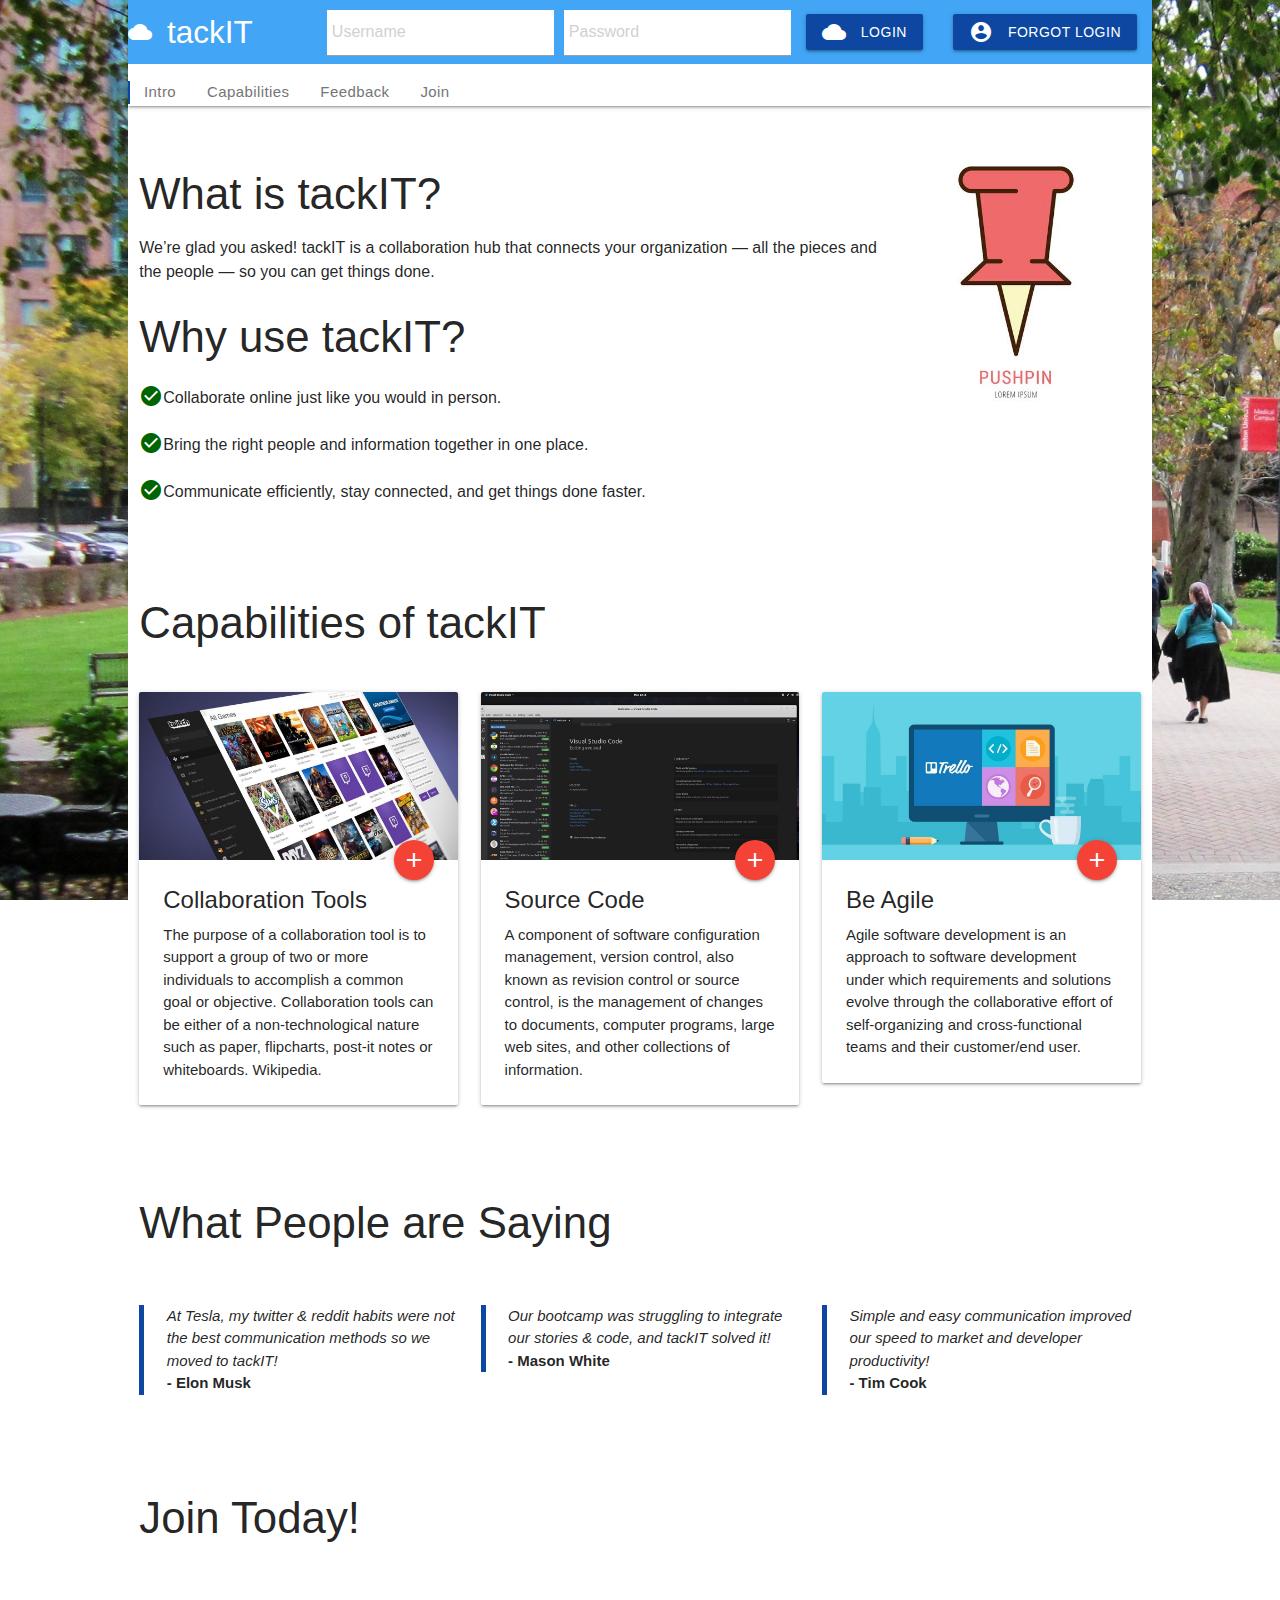
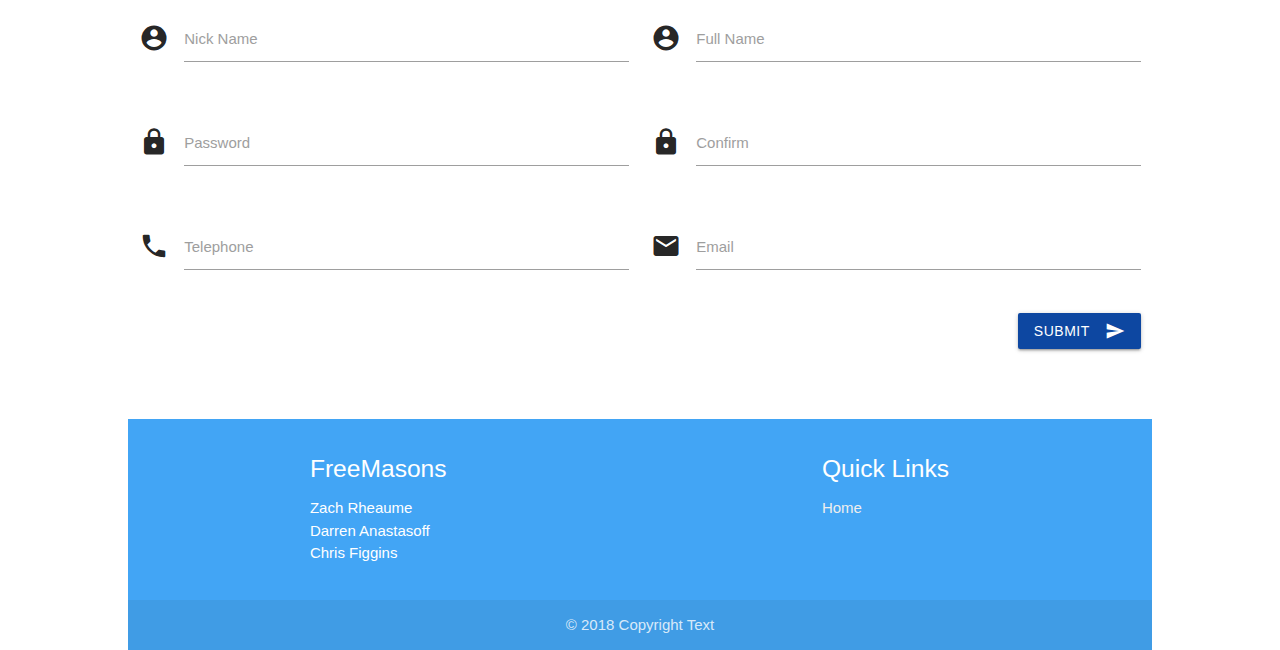
<file: index.html>
<!DOCTYPE <!DOCTYPE html>
<html>

<head>
    <meta charset="utf-8" />
    <meta http-equiv="X-UA-Compatible" content="IE=edge">
    <title>tackIT</title>
    <meta name="viewport" content="width=device-width, initial-scale=1">
    <link rel="stylesheet" type="text/css" media="screen" href="assets/css/vendor/materialize.min.css" />
    <link rel="stylesheet" type="text/css" media="screen" href="assets/css/style.css" />
    <script src="assets/javascript/vendor/email.min.js"></script>
    <script src="assets/javascript/vendor/jquery-3.3.1.min.js"></script>
    <script src="assets/javascript/vendor/parsley.min.js"></script>
    <script src="assets/javascript/vendor/materialize.min.js"></script>
    <script src="assets/javascript/vendor/firebase.js"></script>
    <script src="assets/javascript/vendor/moment.min.js"></script>
    <script src="assets/javascript/vendor/aes.js"></script>
    <script src="assets/javascript/util.js"></script>
    <script src="assets/javascript/account.js"></script>
    <script src="assets/javascript/chatbot.js"></script>
</head>

<body>
    <div class="container screen-primary-container">
        <!-- Section: Navigation bar, and underlining fields required -->
        <div class="navbar-fixed">
            <nav class="nav-extended">

                <!-- Primary navbar content -->
                <div class="nav-wrapper blue lighten-1">
                    <a href="#!" class="brand-logo submit-go-home"><i class="material-icons">cloud</i> tackIT</a>
                    <a href="#" data-target="mobile-demo" class="sidenav-trigger"><i class="material-icons">menu</i></a>
                    <ul class="right hide-on-med-and-down">
                        <li class="screen-sign-up login-input"><input type="text" id="login-username" length="15"
                                placeholder="Username" style="background-color: #fff; padding: 0px 5px"></li>
                        <li class="screen-sign-up login-input"><input type="password" id="login-password" placeholder="Password"
                                length="15" style="background-color: #fff; padding: 0px 5px"></li>
                        <li class="screen-sign-up"><a class="waves-effect waves-light btn blue darken-4" id="submit-login"><i
                                    class="material-icons left">cloud</i>Login</a></li>
                        <li class="screen-sign-up"><a class="waves-effect waves-light btn blue darken-4" id="forgot-login"><i
                                    class="material-icons left">account_circle</i>Forgot Login</a></li>
                        <li class="screen-sign-out"><a href="#" class="submit-go-home">Home</a></li>
                        <li class="screen-sign-out"><a href="chat.html">Chat</a></li>
                        <ul id="dropdown1" class="dropdown-content">
                            <li><a href="#!" class="submit-manage-account">My Account</a></li>
                            <li><a href="#" class="submit-logout">Logout</a></li>
                            <li class="divider"></li>
                        </ul>
                        <li class="screen-sign-out"><a class="dropdown-trigger" href="#!" data-target="dropdown1"><img
                                    id="avatar-icon" src="assets/images/avatars/QuestionBlock.png" height="60px"><i
                                    class="material-icons right">arrow_drop_down</i></a></li>
                    </ul>
                </div>

                <!-- Modal Window for a lost password -->
                <div id="modal-login-cred" class="modal purple darken-4">
                    <div class="modal-content">
                        <h4>Request Login Credentials</h4>
                        <input class="white" type="text" id="forgot-pw" placeholder="test@test.com" style="padding: 5px">
                    </div>
                    <div class="modal-footer">
                        <a href="#!" class="modal-close waves-effect waves-green btn-flat" id="submit-forgot-pw">Send
                            Info</a>
                    </div>
                </div>

                <!-- Invalid Login Information -->
                <div class="nav-content login-message center-align purple accent-1">
                    Invalid Login Information - Please Try Again
                </div>

                <!-- Scroll Spy - tracks where you are -->
                <div class="nav-content middle-align table screen-index">
                    <ul class="section table-of-contents">
                        <li><a href="#introduction">Intro</a></li>
                        <li><a href="#capabilities">Capabilities</a></li>
                        <li><a href="#feedback">Feedback</a></li>
                        <li><a href="#join" class="screen-sign-up">Join</a></li>
                    </ul>
                </div>
            </nav>
        </div>

        <!-- Section: Sidebar Content -->
        <ul class="sidenav" id="mobile-demo">
            <div class="login-mini-message center-align purple accent-1">
                Invalid Login Information - Please Try Again
            </div>
            <li class="screen-sign-up"><input type="text" id="login-mini-username" placeholder="Username"></li>
            <li class="screen-sign-up"><input type="password" id="login-mini-password" placeholder="Password"></li>
            <li class="screen-sign-up"><a class="waves-effect waves-light btn blue darken-4" id="submit-mini-login"><i
                        class="material-icons left">cloud</i>Login</a></li>
            <li class="screen-sign-up"><a class="waves-effect waves-light btn blue darken-4 sidenav-close" id="forgot-login"><i
                        class="material-icons left">account_circle</i>Forgot Login</a></li>
            <li class="screen-sign-up"><a class="waves-effect waves-light btn blue darken-4 sidenav-close" id="#join"><i
                        class="material-icons left">account_circle</i>Join</a></li>
            <p class="center-align screen-sign-out"><img id="avatar-icon-mobile" src="assets/images/avatars/QuestionBlock.png"
                    height="200px"></p>
            <li class="screen-sign-out"><a href="#" class="sidenav-close submit-go-home"><i class="material-icons prefix">home</i>
                    Home</a></li>
            <li class="screen-sign-out"><a href="chat.html" class="sidenav-close"><i class="material-icons prefix">group</i>
                    Chat</a></li>
            <li class="screen-sign-out"><a href="#" class="submit-manage-account sidenav-close"><i class="material-icons prefix">account_circle</i>
                    Manage Account</a></li>
            <li class="screen-sign-out"><a href="#" class="submit-logout sidenav-close"><i class="material-icons prefix">cloud_off</i>Logout</a></li>
        </ul>

        <!-- Section: Introduction Content, what the site is about -->
        <section class="section scrollspy screen-index" id="introduction">
            <div class="row">
                <div class="col s12">
                    <h1></h1>
                    <div class="row confirmed-next">
                        <div class="col s12">
                            <div class="card purple darken-4 center-align confirmed-next-msg">
                            </div>
                        </div>
                    </div>
                </div>
            </div>
            <div class="row">
                <div class="col s12">
                    <h5></h5>
                    <div class="right">
                        <img class="responsive-img" src="assets/images/pushpin.jpg" width="250"/>
                    </div>
                    <h3>What is tackIT?</h3>
                    <p class="tack-details">We’re glad you asked! tackIT is a collaboration hub that connects your organization —
                        all the
                        pieces and the people — so you can get things done.</p>
                    <h3>Why use tackIT?</h3>
                    <p class="tack-details"><i class="material-icons">check_circle</i>Collaborate online just like you would in
                        person.</p>
                    <p class="tack-details"><i class="material-icons">check_circle</i>Bring the right people and information
                        together in one
                        place.</p>
                    <p class="tack-details"><i class="material-icons">check_circle</i>Communicate efficiently, stay connected, and
                        get
                        things done faster.</p>
                    </p>
                </div>
            </div>
        </section>

        <!-- Section: Capabilities section, for each card -->
        <section class="section scrollspy screen-index" id="capabilities">
            <div class="row">
                <div class="col s12">
                    <h3>Capabilities of tackIT</h3>
                </div>
            </div>
            <div class="row">
                <div class="col s12 m6 l4">
                    <div class="card hoverable">
                        <div class="card-image">
                            <img src="assets/images/chat-icon.jpg">
                            <a class="btn-floating halfway-fab waves-effect waves-light red btn-collab"><i class="material-icons">add</i></a>
                        </div>
                        <div class="card-content">
                            <span class="card-title">Collaboration Tools</span>
                            <p>The purpose of a collaboration tool is to support a group of two or more individuals to
                                accomplish a common goal or objective. Collaboration tools can be either of a
                                non-technological nature such as paper, flipcharts, post-it notes or whiteboards.
                                Wikipedia.</p>
                        </div>
                    </div>
                </div>
                <div id="modal-collab" class="modal modal-capabilities">
                    <div class="modal-content">
                        <h4 class="darken-4">Collaboration</h4>
                        <div class="center-align">
                            <img src="assets/images/collab-pic.jpg" width="250" />
                        </div>
                        <div>
                            <ul>
                                <li>Huddle Rooms</li>
                                <li>Differed types of meetings</li>
                                <li>Legacy infrastructure facing end-of-life</li>
                                <li>Wireless meeting room</li>
                                <li>Virtual and augmented reality</li>
                            </ul>
                        </div>
                    </div>
                </div>
                <div class="col s12 m6 l4">
                    <div class="card hoverable">
                        <div class="card-image">
                            <img src="assets/images/source-code.jpg">
                            <a class="btn-floating halfway-fab waves-effect waves-light red btn-source"><i class="material-icons">add</i></a>
                        </div>
                        <div class="card-content">
                            <span class="card-title">Source Code</span>
                            <p>A component of software configuration management, version control, also known as
                                revision control or source control, is the management of changes to documents, computer
                                programs, large web sites, and other collections of information.</p>
                        </div>
                    </div>
                </div>
                <div id="modal-source" class="modal modal-capabilities">
                    <div class="modal-content">
                        <h4 class="darken-4">Source Code</h4>
                        <div class="center-align">
                            <img src="assets/images/source-code-pic.png" width="250" />
                        </div>
                        <div>
                            <ul>
                                <li>Publicly Traded Open Source Code Companies</li>
                                <li>Bigger Big Data Transition Into OSS</li>
                                <li>App Development Open Source Compatibility</li>
                                <li>Marketing Centers Transition Toward Open Source Automation Tools</li>
                                <li>Open Source Code Security</li>
                            </ul>
                        </div>
                    </div>
                </div>
                <div class="col s12 m6 l4">
                    <div class="card hoverable">
                        <div class="card-image">
                            <img src="assets/images/trello.jpg">
                            <a class="btn-floating halfway-fab waves-effect waves-light red btn-agile"><i class="material-icons">add</i></a>
                        </div>
                        <div class="card-content">
                            <span class="card-title">Be Agile</span>
                            <p>Agile software development is an approach to software development under which
                                requirements and solutions evolve through the collaborative effort of self-organizing
                                and cross-functional teams and their customer/end user.</p>
                        </div>
                    </div>
                </div>
                <div id="modal-agile" class="modal modal-capabilities">
                    <div class="modal-content">
                        <h4 class="darken-4">Be Agile</h4>
                        <div class="center-align">
                            <img src="assets/images/agile-flow.png" width="250" />
                        </div>
                        <div>
                            <ul>
                                <li>Vision is Clear</li>
                                <li>Team Collaboration</li>
                                <li>Encourage Open Communication</li>
                                <li>Have an Effective Leader</li>
                                <li>Recognize and Motivate Each Other</li>
                            </ul>
                        </div>
                    </div>
                </div>
            </div>
        </section>

        <!-- Section: Feedback, displaying customer commentary -->
        <section class="section scrollspy screen-index" id="feedback">
            <div class="row">
                <div class="col s12">
                    <h3>What People are Saying</h3>
                </div>
            </div>
            <div class="row quotes no-opaque">
                <div class="col s12 m6 l4">
                    <blockquote>
                        At Tesla, my twitter & reddit habits were not the best communication methods so we moved to
                        tackIT!
                        <br />
                        <span class="author">- Elon Musk</span>
                    </blockquote>
                </div>
                <div class="col s12 m6 l4">
                    <blockquote>
                        Our bootcamp was struggling to integrate our stories & code, and tackIT solved it!
                        <br />
                        <span class="author">- Mason White</span>
                    </blockquote>
                </div>
                <div class="col s12 m6 l4">
                    <blockquote>
                        Simple and easy communication improved our speed to market and developer productivity!
                        <br />
                        <span class="author">- Tim Cook</span>
                    </blockquote>
                </div>
            </div>
        </section>

        <!-- Section: Join up! -->
        <section class="section scrollspy screen-index" id="join">
            <div class="row screen-sign-up">
                <div class="col s12">
                    <h3>Join Today!</h3>
                </div>
            </div>
            <div class="row screen-sign-up">
                <div class="col s12">
                    <div class="card purple accent-1 form-error-message">
                        <ul class="form-error-list">

                        </ul>
                    </div>
                </div>
            </div>
            <div class="row screen-sign-up">
                <form class="col s12 no-opaque">
                    <div class="row">
                        <div class="input-field col s12 m6">
                            <i class="material-icons prefix">account_circle</i>
                            <input id="input-nick" type="text" minlength="4" class="validate" required>
                            <label for="input-nick">Nick Name</label>
                        </div>
                        <div class="input-field col s12 m6">
                            <i class="material-icons prefix">account_circle</i>
                            <input id="input-name" type="text" minlength="4" class="validate" required>
                            <label for="input-name">Full Name</label>
                        </div>
                    </div>
                    <div class="row">
                        <div class="input-field col s12 m6">
                            <i class="material-icons prefix">lock</i>
                            <input id="input-pw" type="password" minlength="8" class="validate" required>
                            <label for="input-pw">Password</label>
                        </div>
                        <div class="input-field col s12 m6">
                            <i class="material-icons prefix">lock</i>
                            <input id="input-confirm-pw" type="password" minlength="8" class="validate" required>
                            <label for="input-confirm-pw">Confirm</label>
                        </div>
                    </div>
                    <div class="row">
                        <div class="input-field col s12 m6">
                            <i class="material-icons prefix">phone</i>
                            <input id="input-tel" type="tel" pattern="\d{3}[\-]?\d{3}[\-]?\d{4}" class="validate"
                                required>
                            <label for="input-tel">Telephone</label>
                        </div>
                        <div class="input-field col s12 m6">
                            <i class="material-icons prefix">email</i>
                            <input id="input-email" type="email" class="validate" required>
                            <label for="input-email">Email</label>
                        </div>
                    </div>
                    <div class="row">
                        <div class="col s12 right-align">
                            <button class="btn waves-effect waves-light blue darken-4" id="submit-account" type="submit"
                                name="action">Submit
                                <i class="material-icons right">send</i>
                            </button>
                        </div>
                    </div>
                </form>
            </div>
        </section>

        <!-- Section: Manage account and update settings -->
        <section class="screen-account">
            <div class="row">
                <div class="col s12">
                    <h1>Manage Account</h1>
                    <p>Username & Email are not modifiable</p>
                    <form class="col s12 no-opaque">
                        <div class="row">
                            <div class="col s12">
                                <div class="card purple accent-1 account-error-message">
                                    <ul class="account-error-list">

                                    </ul>
                                </div>
                            </div>
                        </div>
                        <div class="row">
                            <div class="input-field col s12 m6">
                                <i class="material-icons prefix">account_circle</i>
                                <input id="input-account-nick" type="text" minlength="4" class="validate" style="background-color: #ccc"
                                    readonly>
                                <label for="input-account-nick">Nick Name</label>
                            </div>
                            <div class="input-field col s12 m6">
                                <i class="material-icons prefix">account_circle</i>
                                <input id="input-account-name" type="text" minlength="4" class="validate" required>
                                <label for="input-account-name">Full Name</label>
                            </div>
                        </div>
                        <div class="row">
                            <div class="input-field col s12 m6">
                                <i class="material-icons prefix">lock</i>
                                <input id="input-account-pw" type="password" minlength="8" class="validate" required>
                                <label for="input-account-pw">Password</label>
                            </div>
                            <div class="input-field col s12 m6">
                                <i class="material-icons prefix">lock</i>
                                <input id="input-account-confirm-pw" type="password" minlength="8" class="validate"
                                    required>
                                <label for="input-account-confirm-pw">Confirm</label>
                            </div>
                        </div>
                        <div class="row">
                            <div class="input-field col s12 m6">
                                <i class="material-icons prefix">phone</i>
                                <input id="input-account-tel" type="tel" pattern="\d{3}[\-]?\d{3}[\-]?\d{4}" class="validate"
                                    required>
                                <label for="input-account-tel">Telephone</label>
                            </div>
                            <div class="input-field col s12 m6">
                                <i class="material-icons prefix">email</i>
                                <input id="input-account-email" type="email" class="validate" style="background-color: #ccc"
                                    readonly>
                                <label for="input-account-email">Email</label>
                            </div>
                        </div>
                        <div class="row">
                            <div class="input-field col s12 m6">
                                <i class="material-icons prefix">group_add</i>
                                <input id="input-account-team" type="text" minlength="3" class="validate" required>
                                <label for="input-account-team">Team</label>
                            </div>
                        </div>
                        <div class="row">
                            <div class="col s12">
                                <h5>Current Avatar</h5>
                                <img id="current-avatar" src="assets/images/avatars/QuestionBlock.png" width="100px">
                                <h5>Pick A New Avatar</h5>
                                <label>
                                    <input type="radio" name="inputAvatar" value="Blooper.png">
                                    <img src="assets/images/avatars/Blooper.png" width="100px">
                                </label>
                                <label>
                                    <input type="radio" name="inputAvatar" value="Boo.png">
                                    <img src="assets/images/avatars/Boo.png" width="100px">
                                </label>
                                <label>
                                    <input type="radio" name="inputAvatar" value="BulletBill.png">
                                    <img src="assets/images/avatars/BulletBill.png" width="100px">
                                </label>
                                <label>
                                    <input type="radio" name="inputAvatar" value="ChainChomp.png">
                                    <img src="assets/images/avatars/ChainChomp.png" width="100px">
                                </label>
                                <label>
                                    <input type="radio" name="inputAvatar" value="CrazeeDayzee.png">
                                    <img src="assets/images/avatars/CrazeeDayzee.png" width="100px">
                                </label>
                                <label>
                                    <input type="radio" name="inputAvatar" value="FlowerFire.png">
                                    <img src="assets/images/avatars/FlowerFire.png" width="100px">
                                </label>
                                <label>
                                    <input type="radio" name="inputAvatar" value="FlowerIce.png">
                                    <img src="assets/images/avatars/FlowerIce.png" width="100px">
                                </label>
                                <label>
                                    <input type="radio" name="inputAvatar" value="Goomba.png">
                                    <img src="assets/images/avatars/Goomba.png" width="100px">
                                </label>
                                <label>
                                    <input type="radio" name="inputAvatar" value="Goonie.png">
                                    <img src="assets/images/avatars/Goonie.png" width="100px">
                                </label>
                                <label>
                                    <input type="radio" name="inputAvatar" value="LumaBlue.png">
                                    <img src="assets/images/avatars/LumaBlue.png" width="100px">
                                </label>
                                <label>
                                    <input type="radio" name="inputAvatar" value="Boo.png">
                                    <img src="assets/images/avatars/Boo.png" width="100px">
                                </label>
                                <label>
                                    <input type="radio" name="inputAvatar" value="MarioProfile.png">
                                    <img src="assets/images/avatars/MarioProfile.png" width="100px">
                                </label>
                                <label>
                                    <input type="radio" name="inputAvatar" value="MushroomLife.png">
                                    <img src="assets/images/avatars/MushroomLife.png" width="100px">
                                </label>
                                <label>
                                    <input type="radio" name="inputAvatar" value="PaperBowser.png">
                                    <img src="assets/images/avatars/PaperBowser.png" width="100px">
                                </label>
                                <label>
                                    <input type="radio" name="inputAvatar" value="PaperLakitu.png">
                                    <img src="assets/images/avatars/PaperLakitu.png" width="100px">
                                </label>
                                <label>
                                    <input type="radio" name="inputAvatar" value="PaperMario.png">
                                    <img src="assets/images/avatars/PaperMario.png" width="100px">
                                </label>
                                <label>
                                    <input type="radio" name="inputAvatar" value="QuestionBlock.png">
                                    <img src="assets/images/avatars/QuestionBlock.png" width="100px">
                                </label>
                                <label>
                                    <input type="radio" name="inputAvatar" value="QuestionCoin.png">
                                    <img src="assets/images/avatars/QuestionCoin.png" width="100px">
                                </label>
                                <label>
                                    <input type="radio" name="inputAvatar" value="RacoonMario.png">
                                    <img src="assets/images/avatars/RacoonMario.png" width="100px">
                                </label>
                                <label>
                                    <input type="radio" name="inputAvatar" value="ShellGreen.png">
                                    <img src="assets/images/avatars/ShellGreen.png" width="100px">
                                </label>
                                <label>
                                    <input type="radio" name="inputAvatar" value="ShellRed.png">
                                    <img src="assets/images/avatars/ShellRed.png" width="100px">
                                </label>
                                <label>
                                    <input type="radio" name="inputAvatar" value="ShyguyGreen.png">
                                    <img src="assets/images/avatars/ShyguyGreen.png" width="100px">
                                </label>
                                <label>
                                    <input type="radio" name="inputAvatar" value="ShyguyRed.png">
                                    <img src="assets/images/avatars/ShyguyRed.png" width="100px">
                                </label>
                                <label>
                                    <input type="radio" name="inputAvatar" value="ShyguyYellow.png">
                                    <img src="assets/images/avatars/ShyguyYellow.png" width="100px">
                                </label>
                                <label>
                                    <input type="radio" name="inputAvatar" value="Star.png">
                                    <img src="assets/images/avatars/Star.png" width="100px">
                                </label>
                                <label>
                                    <input type="radio" name="inputAvatar" value="SuperBabyMario.png">
                                    <img src="assets/images/avatars/SuperBabyMario.png" width="100px">
                                </label>
                                <label>
                                    <input type="radio" name="inputAvatar" value="Yoshi.png">
                                    <img src="assets/images/avatars/Yoshi.png" width="100px">
                                </label>
                                <label>
                                    <input type="radio" name="inputAvatar" value="YoshiFlower.png">
                                    <img src="assets/images/avatars/YoshiFlower.png" width="100px">
                                </label>
                                <label>
                                    <input type="radio" name="inputAvatar" value="YoshisEgg.png">
                                    <img src="assets/images/avatars/YoshisEgg.png" width="100px">
                                </label>
                                <label>
                                    <input type="radio" name="inputAvatar" value="YoshiStar.png">
                                    <img src="assets/images/avatars/YoshiStar.png" width="100px">
                                </label>
                            </div>
                        </div>
                        <div class="row">
                            <div class="col s12 right-align">
                                <button class="btn waves-effect waves-light blue darken-4" id="submit-account-update"
                                    type="submit" name="action">Submit
                                    <i class="material-icons right">send</i>
                                </button>
                            </div>
                        </div>
                    </form>
                </div>
            </div>
        </section>

        <!-- Section: Footer for displaying some quick links and about the FreeMasons -->
        <footer class="page-footer blue lighten-1">
            <div class="container">
                <div class="row">
                    <div class="col m4 offset-m2 s12">
                        <h5 class="white-text"><strong>FreeMasons</strong></h5>
                        <p class="grey-text text-lighten-4">
                            <ul>
                                <li>Zach Rheaume</li>
                                <li>Darren Anastasoff</li>
                                <li>Chris Figgins</li>
                            </ul>
                        </p>
                    </div>
                    <div class="col m4 offset-m2 s12">
                        <h5 class="white-text">Quick Links</h5>
                        <ul>
                            <li><a class="grey-text text-lighten-3 submit-go-home" href="#!">Home</a></li>
                            <li class="screen-sign-out"><a class="grey-text text-lighten-3" href="chat.html">Chat</a></li>
                            <li class="screen-sign-out"><a class="grey-text text-lighten-3 submit-manage-account" href="#">Manage
                                    Account</a></li>
                            <li class="screen-sign-out"><a class="grey-text text-lighten-3 submit-logout" href="#">Logout</a></li>
                        </ul>
                    </div>
                </div>
            </div>
            <div class="footer-copyright">
                <div class="container center-align">
                    © 2018 Copyright Text
                </div>
            </div>
        </footer>
    </div>
    <!-- Section: Bottom modal for chatbot functionality -->
    <div class="hold-position screen-sign-out">
        <button class="circle" type="button">
            <span class="icon-elements">
            </span>
        </button>
        <div class="modal-wrapper">
            <header class="modal-header">
              
            </header>
            <input class="modal-input" type="text" placeholder="Chat Here">
        </div>
    </div>
</body>

</html>
</file>
<file: assets/css/style.css>
@font-face {
    font-family: 'Material Icons';
    font-style: normal;
    font-weight: 400;
    src: url('vendor/MaterialIcons-Regular.eot'); /* For IE6-8 */
    src: local('Material Icons'),
      local('MaterialIcons-Regular'),
      url('vendor/MaterialIcons-Regular.woff2') format('woff2'),
      url('vendor/MaterialIcons-Regular.woff') format('woff'),
      url('vendor/MaterialIcons-Regular.ttf') format('truetype');
  }

  .material-icons {
    font-family: 'Material Icons';
    font-weight: normal;
    font-style: normal;
    font-size: 24px;  /* Preferred icon size */
    display: inline-block;
    line-height: 1;
    text-transform: none;
    letter-spacing: normal;
    word-wrap: normal;
    white-space: nowrap;
    direction: ltr;
  
    /* Support for all WebKit browsers. */
    -webkit-font-smoothing: antialiased;
    /* Support for Safari and Chrome. */
    text-rendering: optimizeLegibility;
  
    /* Support for Firefox. */
    -moz-osx-font-smoothing: grayscale;
  
    /* Support for IE. */
    font-feature-settings: 'liga';
  }

  body {
    background-image: url('../images/boston-university.jpg');
    background-size: cover;
    background-attachment: fixed;
    display: flex;
    min-height: 100vh;
    flex-direction: column;
  }

  main {
    flex: 1 0 auto;
  }

  footer {
    max-width: 1024px;
    margin: 0 auto;
  }

  nav {
    max-width: 1024px;
    margin: 0 auto;      
  }

  html {
    overflow-y: scroll;
  }

  .screen-sign-out {
      display: none;
  }

  .container {
    width: 100%;
  }

  .screen-primary-container {
    max-width: 1024px;
    background-color: rgba(255, 255, 255);
  }

  .quotes {
    font-style: italic;
  }

  .author {
    font-style: normal;
    font-weight: bold;
  }

  .table {
      display: table;   /* Allow the centering to work */
      margin: 0 auto;
      background-color: #fff;
      width: 100%;
  }

  .login-input {
    margin: 0px 10px 0 10px;
  }

  .login-message, .login-mini-message {
    display: none;
    font-size: 15px;
  }

  .confirmed-next {
    display: none;
    color: #fff;
    font-size: 25px;
  }

  .confirmed-next-msg {
    padding: 5px;
  }

  .confirmed-next-name {
    font-weight: bold;
  }

  .form-error-message {
    display: none;
    padding: 10px 25px 10px 25px;
    color: #fff;
  }

  .no-opaque {
    background-color:rgba(255, 255, 255, 1);
  }

/* Override materialize colors - where appropriate */
  blockquote {
    border-left: 5px solid #0d47a1;
  }

  
.table-of-contents a:hover {
  border-left:1px solid #0d47a1;
}
.table-of-contents a.active {
  border-left:2px solid #0d47a1;
}

.screen-account {
  display: none;
}

.modal-capabilities {
  max-width: 350px;
}

.modal-bottom {
  resize: vertical;
}

.modal-bottom-maximize {
  position: absolute;
  top: 0;
  right: 25px;
}

.modal-bottom-close {
  position: absolute;
  top: 0;
  right: 0;
}

/* HIDE RADIO */
[type=radio] { 
  position: absolute;
  opacity: 0;
  width: 0;
  height: 0;
}

/* IMAGE STYLES */
[type=radio] + img {
  cursor: pointer;
}

/* CHECKED STYLES */
[type=radio]:checked + img {
  outline: 2px solid #0d47a1;
}

.hold-position {
  position: fixed;
  bottom: 20px;
  right: 20px;
  z-index: 1000;
}

.circle {
  display: flex;
  justify-content: center;
  background-color: #50E3C2;
  cursor: pointer;
  width: 60px;
  height: 60px;
  border-radius: 50%;
  border: none;
  position: fixed;
  bottom: 20px;
  right: 20px;
  transition: transform 200ms ease-in-out;
  outline: none;
}

.circle:hover {
    transform: translateY(-3px);
}
  
.icon-elements {
  display: inline-flex;
  background-color: white;
  width: 30px;
  height: 22px;
  border-radius: 3px;
  position: relative;
  transition: transform 200ms ease-in-out, width 200ms ease-in-out;
}

.icon-elements::before {
    content: "";
    width: 20px;
    height: 10px;
    background: white;
    position: absolute;
    bottom: 0;
    right: 0;
    transform: skewY(49deg) rotate(-70deg);
}

  
.js-icon-active {
  background-color: white;
  width: 2px;
  height: 30px;
  transform: rotate(-45deg);
}

.js-icon-active::before {
    background: white;
    transform: skew(0deg) rotate(0deg);
    height: 2px;
    width: 30px;
    top: 14px;
    left: -14px;
}

.modal-wrapper {
  box-shadow: 0 5px 10px rgba(black ,.16);
  border-radius: 3px;
  max-width: 800px;
  min-width: 400px;
  height: 400px;
  position: absolute;
  right: 20px;
  display: flex;
  flex-direction: column;
  justify-content: flex-end;
  visibility: hidden;
  opacity: 0;
  bottom: 80px;
  transition: opacity 200ms ease-out,bottom 200ms ease-out;
  border-radius: 5px;
  background-color: #fff;
  border: 2px solid black;
  overflow-y: scroll;
}
  
.modal-input {
  display: flex;
  flex-direction: column;
  justify-content: flex-end;
  padding: 15px;
  border: none;
  border-top: 1px solid #E6E7F0;
  font-size: 14px;
  font-weight: 300;
} 
/* input::placeholder
    color: #CACEDB */

.js-modal-active {
  visibility: visible;
  opacity: 1;
  bottom: 100px;
}

.tack-details {
  font-size: 16px;
}

.tack-details i {
  position: relative;
  top: 5px;
  left: 0px;
  color: darkgreen;
}
</file>
